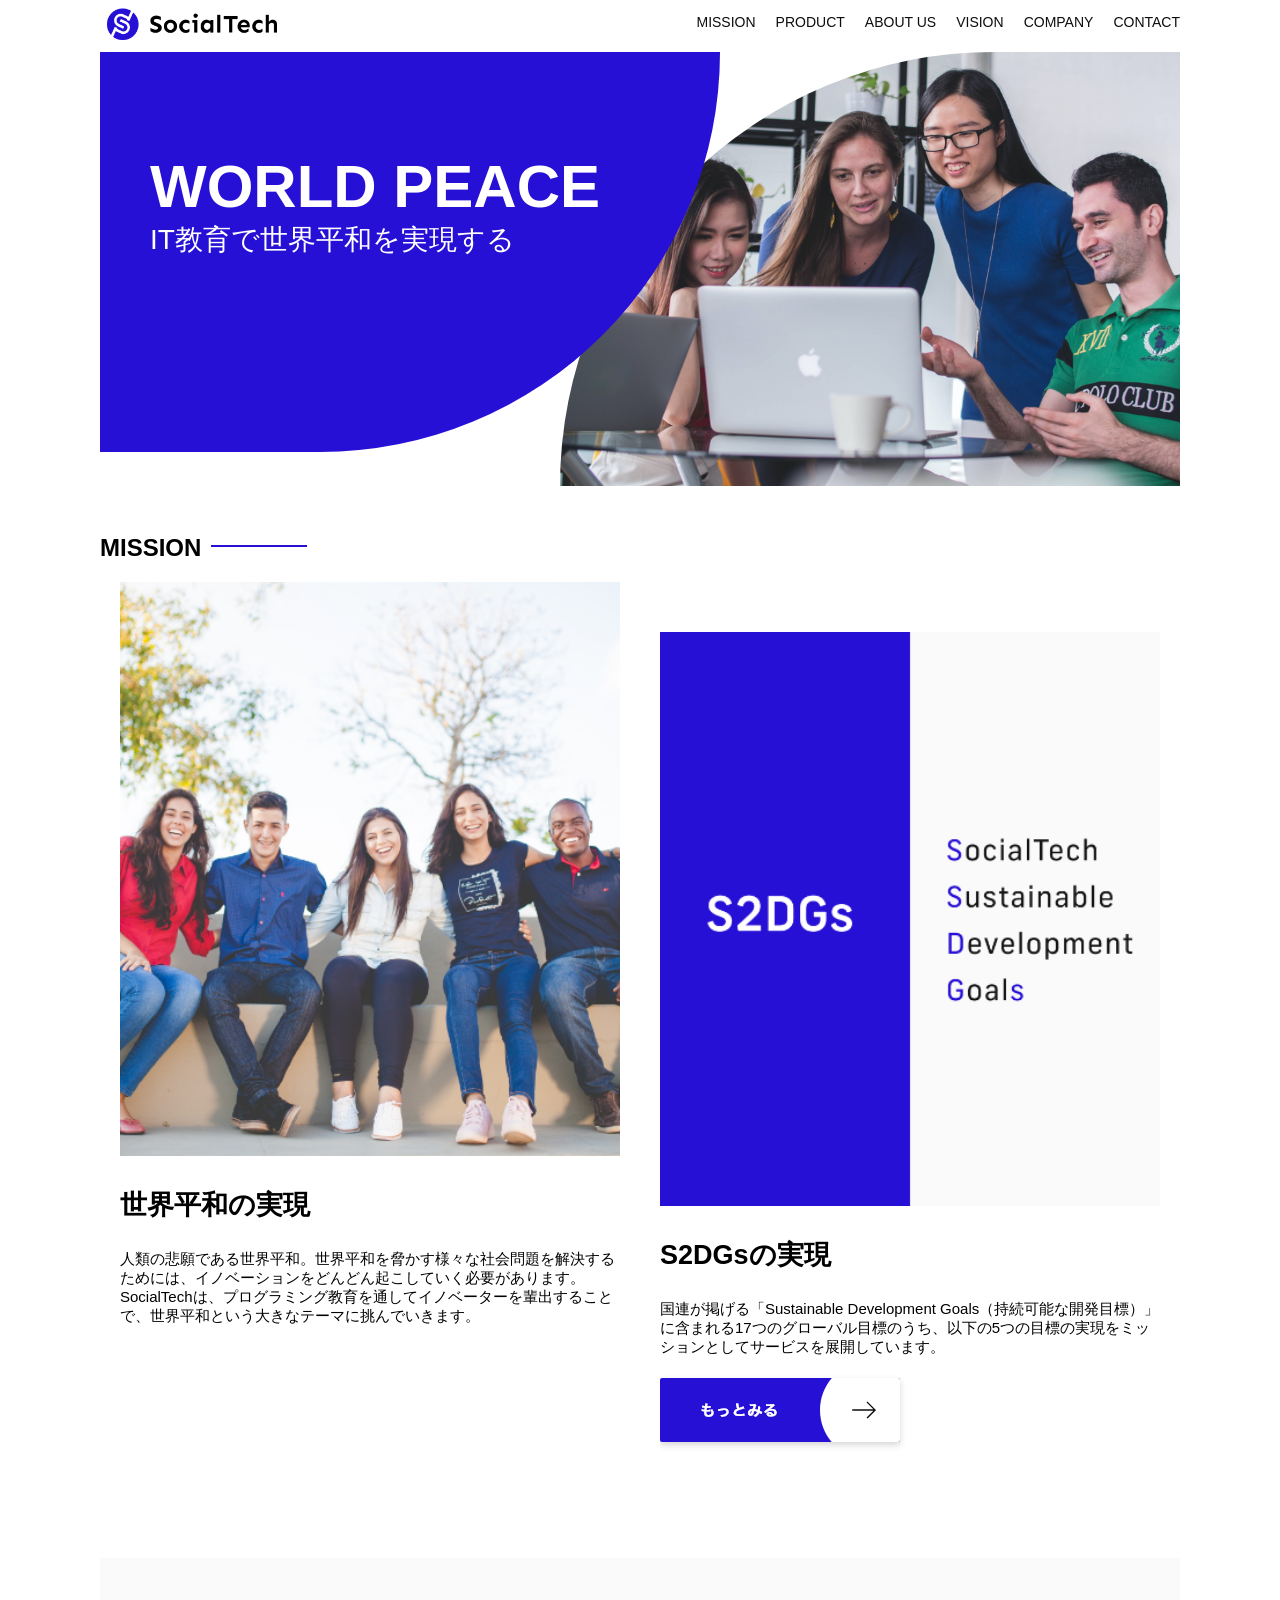
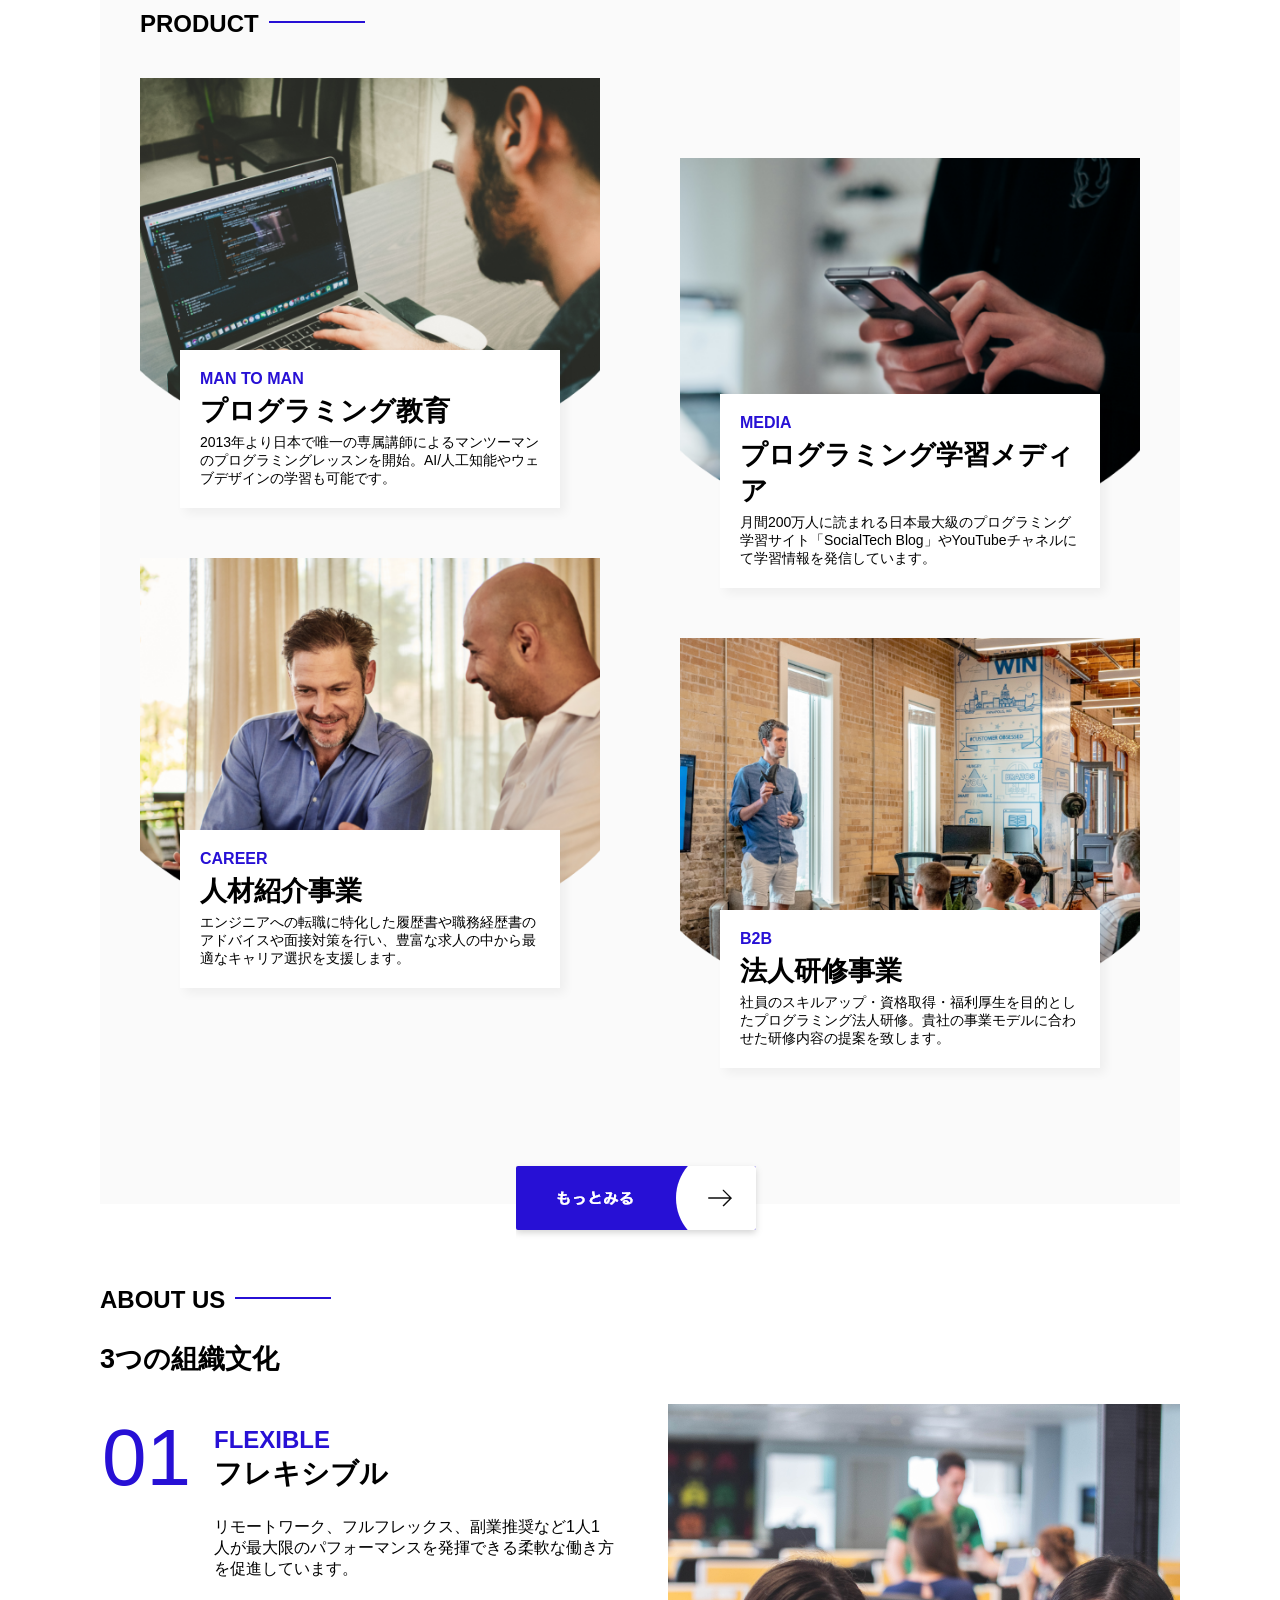
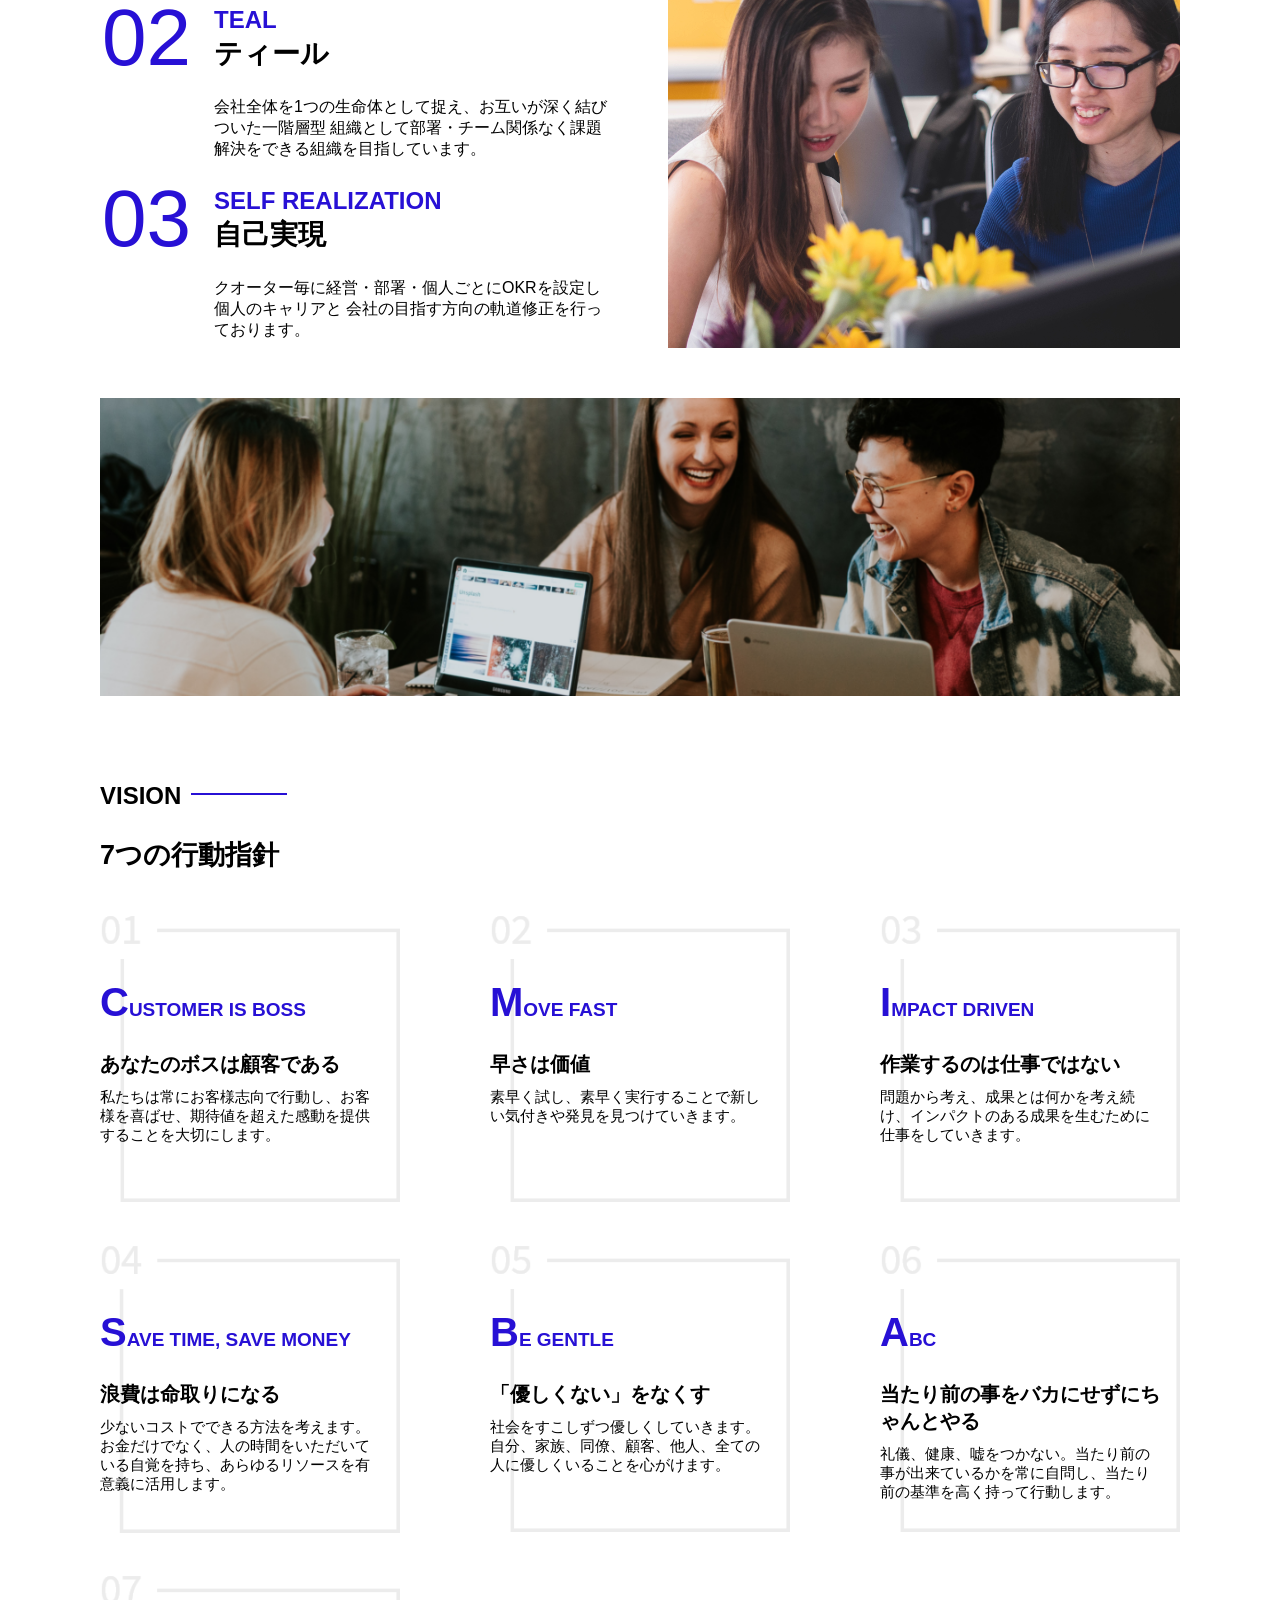
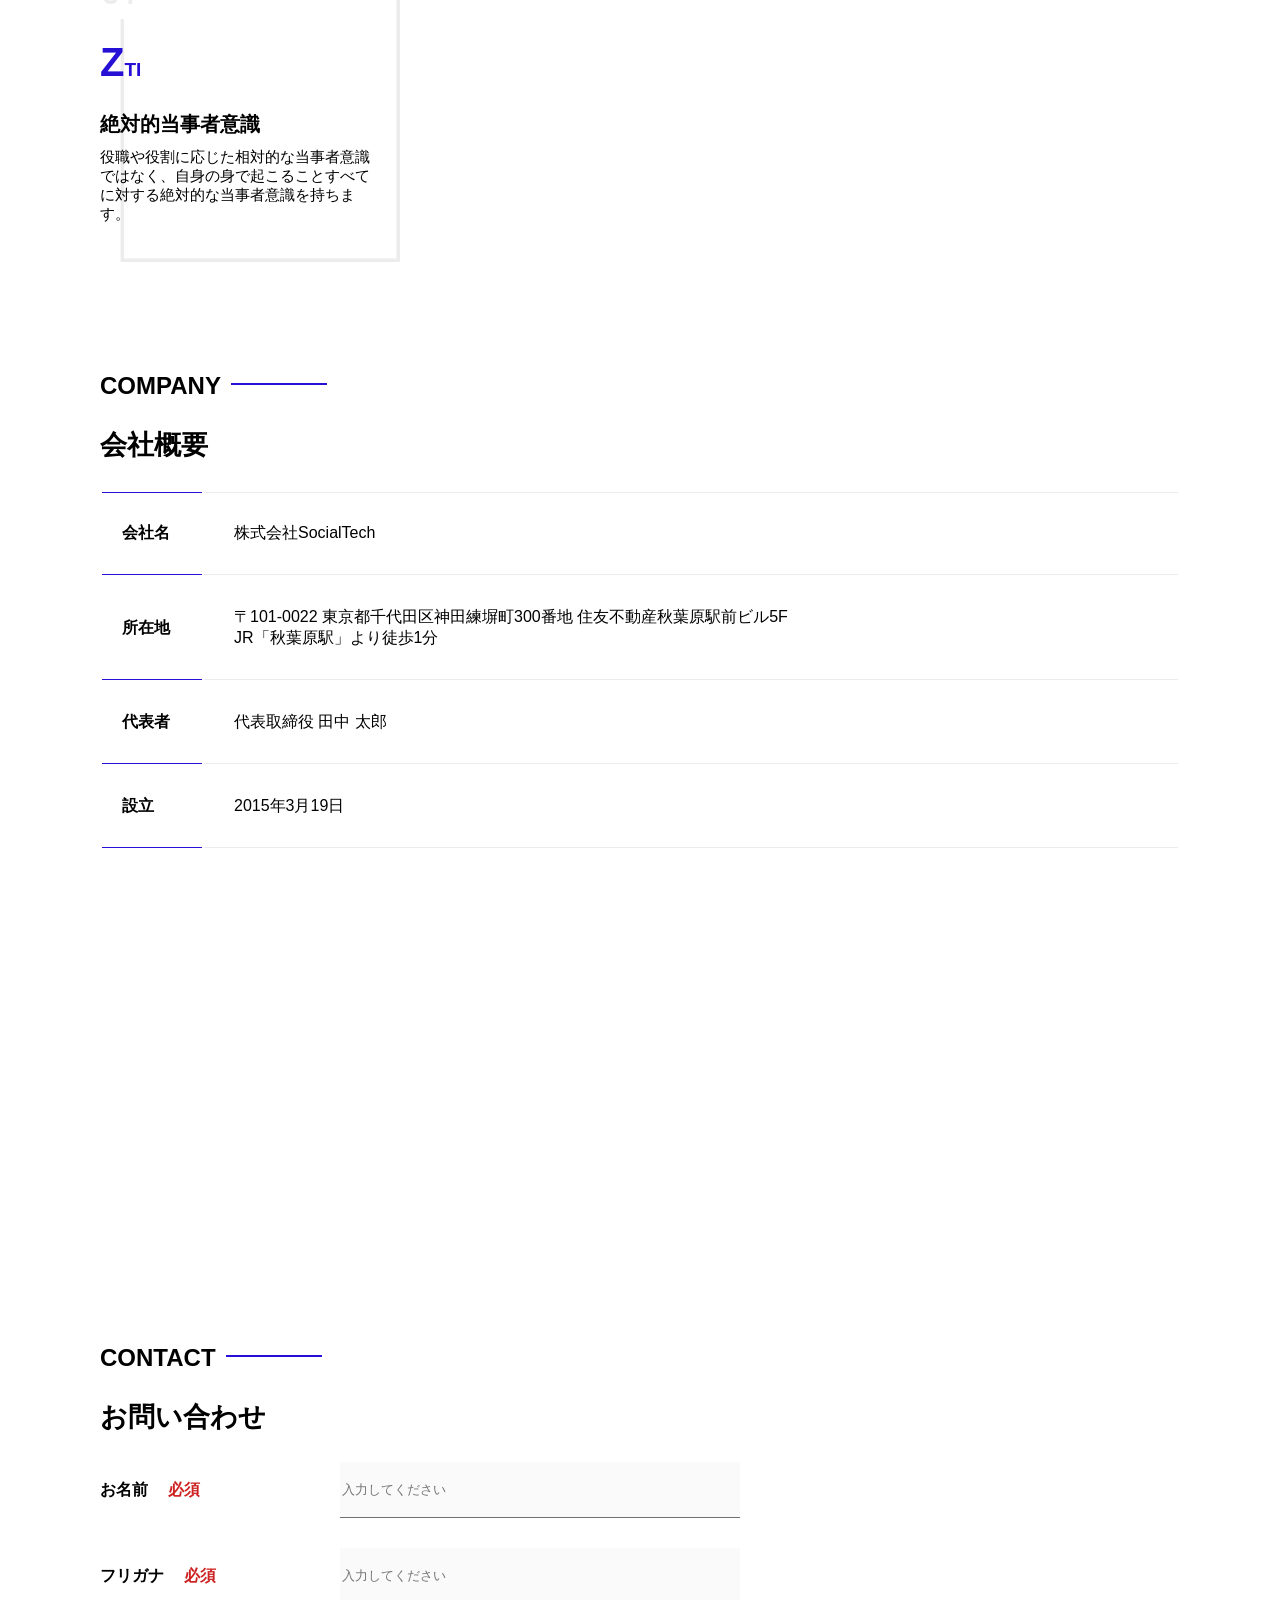
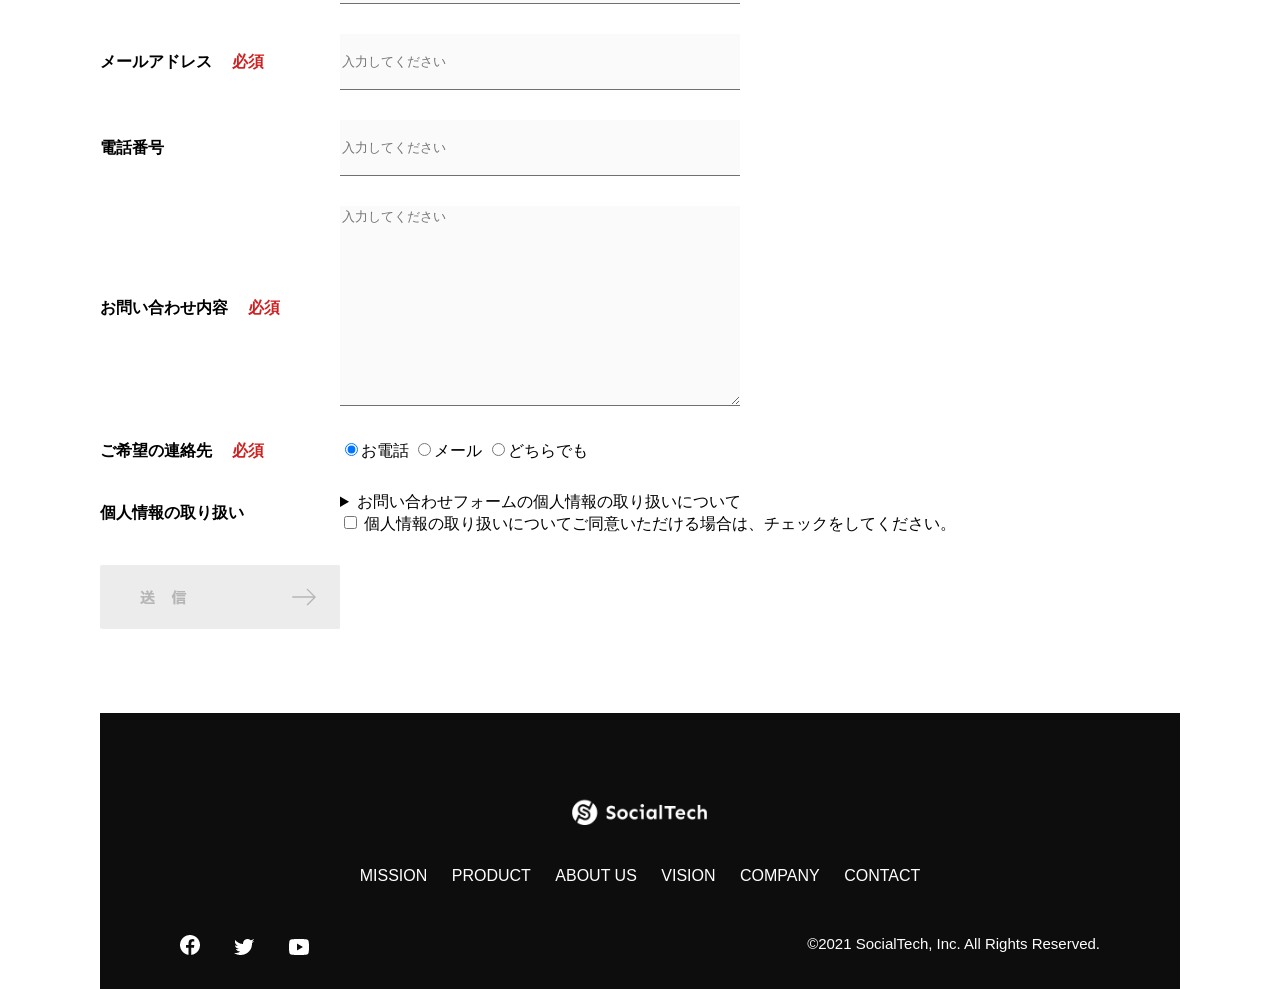
<file: index.html>
<!DOCTYPE html>
<html lang="jp">
<head>
  <title>SocialTech</title>
  <meta charset="UTF-8">
  <meta name="description" content="SocialTechはEdTech業界のリーディングカンパニーを目指します。">
  <meta name="viewport" content="width=device-width, initial-scale=1.0">
  <meta name="twitter:card" content="summary"> <!-- Twitterカードの種類 -->
  <meta name="twitter:site" content=""> <!-- Twitterのユーザー名 -->
  <meta property="og:url" content="https://tshtsuneyoshi.github.io/local_socialtech/index.html"> <!-- ページのURL -->
  <meta property="og:title" content="SocialTech"> <!-- ページのタイトル -->
  <meta property="og:description" content="SocialTechはEdTech業界のリーディングカンパニーを目指します。"> <!-- ページの説明文 -->
  <meta property="og:image" content="images/logo.png"> <!-- 画像のURL -->
  <link rel="stylesheet" href="style.css">
</head>
<body>
  <!-- ヘッダー -->
  <header>
    <!-- ロゴ -->
    <a href="index.html" id="logo">
      <img src="images/logo.png" alt="トップページに戻る">
    </a>
    <!-- PC用ナビゲーション-->
    <nav id="nav-pc">
      <ul>
        <li><a href="mission.html">MISSION</a></li>
        <li><a href="product.html">PRODUCT</a></li>
        <li><a href="index.html#aboutus">ABOUT US</a></li>
        <li><a href="index.html#vision">VISION</a></li>
        <li><a href="index.html#company">COMPANY</a></li>
        <li><a href="index.html#contact">CONTACT</a></li>
      </ul>
    </nav>
    <!-- スマホ用メニューボタン -->
    <button id="menu-sp" onclick="document.getElementById('nav-sp').style.display = 'block'">
      <img src="images/button-menu.png" alt="ナビゲーションを開く">
    </button>
    <!-- スマホ用ナビゲーション -->
    <div id="nav-sp">
      <button id="close" onclick="document.getElementById('nav-sp').style.display = 'none'">
        <img src="images/button-close.png" alt="ナビゲーションを閉じる">
      </button>
      <nav>
        <ul>
          <li>
            <a id="logo-sp" href="index.html" onclick="document.getElementById('nav-sp').style.display = 'none'"><img src="images/logo-sp.png" alt="トップページに戻る"></a>
          </li>
          <li><a class="menu" href="mission.html" onclick="document.getElementById('nav-sp').style.display = 'none'">MISSION</a></li>
          <li><a class="menu" href="product.html" onclick="document.getElementById('nav-sp').style.display = 'none'">PRODUCT</a></li>
          <li><a class="menu" href="index.html#aboutus" onclick="document.getElementById('nav-sp').style.display = 'none'">ABOUT US</a></li>
          <li><a class="menu" href="index.html#vision" onclick="document.getElementById('nav-sp').style.display = 'none'">VISION</a></li>
          <li><a class="menu" href="index.html#company" onclick="document.getElementById('nav-sp').style.display = 'none'">COMPANY</a></li>
          <li><a class="menu" href="index.html#contact" onclick="document.getElementById('nav-sp').style.display = 'none'">CONTACT</a></li>
        </ul>
      </nav>
      <div id="sns">
        <a href="https://www.facebook.com/sejuku2013">
          <img src="images/button-facebook.png" alt="Facebookのリンク">
        </a>
        <a href="https://twitter.com/samuraijuku">
          <img src="images/button-twitter.png" alt="Twitterのリンク">
        </a>
        <a href="https://www.youtube.com/channel/UCCFOQO5aDK0xXam4cUQXT8g">
          <img src="images/button-youtube.png" alt="YouTubeのリンク">
        </a>
      </div>
    </div>
  </header>
  <main>
    <article>
      <!-- メインビジュアル -->
      <section id="main-visual">
        <div id="main-message">
          <h1>WORLD PEACE</h1>
          <p>IT教育で世界平和を実現する</p>
        </div>
        <img src="images/index/index-main.png" alt="PCの周りに集まる多国籍の仲間たち">
      </section>
      <!-- ミッション -->
      <section id="mission">
        <h2 class="index-h2">MISSION</h2>
        <div id="mission-flex">
          <div>
            <img id="mission-photo" src="images/index/index-mission.png" alt="屋外のベンチで写真を撮影する多国籍の仲間たち">
            <h3>世界平和の実現</h3>
            <p>
              人類の悲願である世界平和。世界平和を脅かす様々な社会問題を解決するためには、イノベーションをどんどん起こしていく必要があります。SocialTechは、プログラミング教育を通してイノベーターを輩出することで、世界平和という大きなテーマに挑んでいきます。
            </p>
          </div>
          <div>
            <img id="s2dgs" src="images/index/s2dgs.png" alt="S2DGs">
            <h3>S2DGsの実現</h3>
            <p>国連が掲げる「Sustainable Development Goals（持続可能な開発目標）」に含まれる17つのグローバル目標のうち、以下の5つの目標の実現をミッションとしてサービスを展開しています。</p>
            <a href="mission.html">
              <img src="images/button-more.png" alt="もっとみる">
            </a>
          </div>
        </div>
      </section>
      <!-- プロダクト -->
      <section id="product">
        <h2 class="index-h2">PRODUCT</h2>
        <div class="product-flex">
          <div id="product-left">
            <div>
              <img class="product-photo" src="images/index/index-mantoman.png" alt="PCでコードを書く男性">
              <div class="product-explain">
                <span>MAN TO MAN</span>
                <h3>プログラミング教育</h3>
                <p>2013年より日本で唯一の専属講師によるマンツーマンのプログラミングレッスンを開始。AI/人工知能やウェブデザインの学習も可能です。</p>
              </div>
            </div>
            <div>
              <img class="product-photo" src="images/index/index-career.png" alt="笑顔で話し合う2人の男性">
              <div class="product-explain">
                <span>CAREER</span>
                <h3>人材紹介事業</h3>
                <p>エンジニアへの転職に特化した履歴書や職務経歴書のアドバイスや面接対策を行い、豊富な求人の中から最適なキャリア選択を支援します。</p>
              </div>
            </div>
          </div>
          <div id="product-right">
            <div>
              <img class="product-photo" src="images/index/index-media.png" alt="スマートフォンを操作する人">
              <div class="product-explain">
                <span>MEDIA</span>
                <h3>プログラミング学習メディア</h3>
                <p>月間200万人に読まれる日本最大級のプログラミング学習サイト「SocialTech Blog」やYouTubeチャネルにて学習情報を発信しています。</p>
              </div>
            </div>
            <div>
              <img class="product-photo" src="images/index/index-b2b.png" alt="講演中の男性とそれを聴く人々">
              <div class="product-explain">
                <span>B2B</span>
                <h3>法人研修事業</h3>
                <p>社員のスキルアップ・資格取得・福利厚生を目的としたプログラミング法人研修。貴社の事業モデルに合わせた研修内容の提案を致します。</p>
              </div>
            </div>
          </div>
        </div>
        <div id="product-more">
          <a href="product.html">
            <img src="images/button-more.png" alt="もっとみる">
          </a>
        </div>
      </section>
      <!-- ABOUT US -->
      <section id="aboutus">
        <h2 class="index-h2">ABOUT US</h2>
        <h3>3つの組織文化</h3>
        <div>
          <table class="culture-table">
            <tr>
              <td class="culture-num">01</td>
              <th><span class="culture-en">FLEXIBLE</span><br>フレキシブル</th>
            </tr>
            <tr>
              <td>
                <!-- 空のセル -->
              </td>
              <td class="culture-description">リモートワーク、フルフレックス、副業推奨など1人1人が最大限のパフォーマンスを発揮できる柔軟な働き方を促進しています。</td>
            </tr>
            <tr>
              <td class="culture-num">02</td>
              <th><span class="culture-en">TEAL</span><br>ティール</th>
            </tr>
            <tr>
              <td>
                <!-- 空のセル -->
              </td>
              <td class="culture-description">会社全体を1つの生命体として捉え、お互いが深く結びついた一階層型 組織として部署・チーム関係なく課題解決をできる組織を目指しています。</td>
            </tr>
            <tr>
              <td class="culture-num">03</td>
              <th><span class="culture-en">SELF REALIZATION</span><br>自己実現</th>
            </tr>
            <tr>
              <td>
                <!-- 空のセル -->
              </td>
              <td class="culture-description">クオーター毎に経営・部署・個人ごとにOKRを設定し個人のキャリアと 会社の目指す方向の軌道修正を行っております。</td>
            </tr>
          </table>
          <img class="culture-img" src="images/index/index-aboutus1.png" alt="笑顔で話し合う2人の女性">
        </div>
        <img class="culture-img2" src="images/index/index-aboutus2.png" alt="笑顔で話し合う3人の男女">
      </section>
      <!-- VISION -->
      <section id="vision">
        <h2 class="index-h2">VISION</h2>
        <h3>7つの行動指針</h3>
        <div>
          <div class="vision-box">
            <img src="images/index/vision-01.png" alt="01">
            <div>
              <h4>CUSTOMER IS BOSS</h4>
              <h5>あなたのボスは顧客である</h5>
              <p>私たちは常にお客様志向で行動し、お客様を喜ばせ、期待値を超えた感動を提供することを大切にします。</p>
            </div>
          </div>
          <div class="vision-box">
            <img src="images/index/vision-02.png" alt="02">
            <div>
              <h4>MOVE FAST</h4>
              <h5>早さは価値</h5>
              <p>素早く試し、素早く実行することで新しい気付きや発見を見つけていきます。</p>
            </div>
          </div>
          <div class="vision-box">
            <img src="images/index/vision-03.png" alt="03">
            <div>
              <h4>IMPACT DRIVEN</h4>
              <h5>作業するのは仕事ではない</h5>
              <p>問題から考え、成果とは何かを考え続け、インパクトのある成果を生むために仕事をしていきます。</p>
            </div>
          </div>
          <div class="vision-box">
            <img src="images/index/vision-04.png" alt="04">
            <div>
              <h4>SAVE TIME, SAVE MONEY</h4>
              <h5>浪費は命取りになる</h5>
              <p>少ないコストでできる方法を考えます。お金だけでなく、人の時間をいただいている自覚を持ち、あらゆるリソースを有意義に活用します。</p>
            </div>
          </div>
          <div class="vision-box">
            <img src="images/index/vision-05.png" alt="05">
            <div>
              <h4>BE GENTLE</h4>
              <h5>「優しくない」をなくす</h5>
              <p>社会をすこしずつ優しくしていきます。自分、家族、同僚、顧客、他人、全ての人に優しくいることを心がけます。</p>
            </div>
          </div>
          <div class="vision-box">
            <img src="images/index/vision-06.png" alt="06">
            <div>
              <h4>ABC</h4>
              <h5>当たり前の事をバカにせずにちゃんとやる</h5>
              <p>礼儀、健康、嘘をつかない。当たり前の事が出来ているかを常に自問し、当たり前の基準を高く持って行動します。</p>
            </div>
          </div>
          <div class="vision-box">
            <img src="images/index/vision-07.png" alt="07">
            <div>
              <h4>ZTI</h4>
              <h5>絶対的当事者意識</h5>
              <p>役職や役割に応じた相対的な当事者意識ではなく、自身の身で起こることすべてに対する絶対的な当事者意識を持ちます。</p>
            </div>
          </div>
        </div>
      </section>
      <!-- COMPANY  -->
      <section id="company">
        <h2 class="index-h2">COMPANY</h2>
        <h3>会社概要</h3>
        <table id="company-table">
          <tr>
            <th class="tableheader tableheader-first">会社名</th>
            <td class="cell cell-first">株式会社SocialTech</td>
          </tr>
          <tr>
            <th class="tableheader">所在地</th>
            <td class="cell">〒101-0022 東京都千代田区神田練塀町300番地 住友不動産秋葉原駅前ビル5F<br>JR「秋葉原駅」より徒歩1分</td>
          </tr>
          <tr>
            <th class="tableheader">代表者</th>
            <td class="cell">代表取締役 田中 太郎</td>
          </tr>
          <tr>
            <th class="tableheader">設立</th>
            <td class="cell">2015年3月19日</td>
          </tr>
        </table>
        <iframe src="https://www.google.com/maps/embed?pb=!1m18!1m12!1m3!1d3240.068855138329!2d139.77207231199972!3d35.69992317246683!2m3!1f0!2f0!3f0!3m2!1i1024!2i768!4f13.1!3m3!1m2!1s0x60188fee13660e23%3A0x77137876edf742ac!2z5L2P5Y-L5LiN5YuV55Sj56eL6JGJ5Y6f6aeF5YmN44OT44Or!5e0!3m2!1sja!2sjp!4v1778201107835!5m2!1sja!2sjp" width="600" height="450" style="border:0;" allowfullscreen="" loading="lazy" referrerpolicy="no-referrer-when-downgrade"></iframe>
      </section>
      <!-- お問い合わせフォーム -->
      <section id="contact">
        <h2 class="index-h2">CONTACT</h2>
        <h3>お問い合わせ</h3>
        <form>
          <div>
            <div class="contact-heading">
              <label class="contact-label">お名前<span class="contact-span">必須</span></label>
            </div>
            <div>
              <input type="text" name="name" placeholder="入力してください" class="contact-textbox">
            </div>
          </div>
          <div>
            <div class="contact-heading">
              <label class="contact-label">フリガナ<span class="contact-span">必須</span></label>
            </div>
            <div>
              <input type="text" name="hurigana" placeholder="入力してください" class="contact-textbox">
            </div>
          </div>
          <div>
            <div class="contact-heading">
              <label class="contact-label">メールアドレス<span class="contact-span">必須</span></label>
            </div>
            <div>
              <input type="text" name="email" placeholder="入力してください" class="contact-textbox">
            </div>
          </div>
          <div>
            <div class="contact-heading">
              <label class="contact-label">電話番号</label>
            </div>
            <div>
              <input type="text" name="tel" placeholder="入力してください" class="contact-textbox">
            </div>
          </div>
          <div>
            <div class="contact-heading">
              <label class="contact-label">お問い合わせ内容<span class="contact-span">必須</span></label>
            </div>
            <div>
              <textarea class="contact-textarea" placeholder="入力してください" name="message"></textarea>
            </div>
          </div>
          <div>
            <div class="contact-heading">
              <label class="contact-label">ご希望の連絡先<span class="contact-span">必須</span></label>
            </div>
            <div>
              <input class="radiobutton" type="radio" value="tel" name="contact" checked><label>お電話</label>
              <input class="radiobutton" type="radio" value="mail" name="contact"><label>メール</label>
              <input class="radiobutton" type="radio" value="both" name="contact"><label>どちらでも</label>
            </div>
          </div>

          <div>
            <div class="contact-heading">
              <label class="contact-label">個人情報の取り扱い</label>
            </div>
            <div>
              <details>
                <summary>お問い合わせフォームの個人情報の取り扱いについて</summary>
                <div>
                  <dl>
                    <dt>１．組織の名称又は氏名</dt>
                    <dd>株式会社SocialTech</dd>
                    <dt>２．個人情報保護管理者（若しくはその代理人）の氏名又は職名、所属及び連絡先</dt>
                    <dd>
                      <p>鈴木 一郎 コーポレート部</p>
                      <p>メールアドレス：samurai@example.com</p>
                      <p>TEL：03-1234-5678</p>
                    </dd>
                    <dt>３．個人情報の利用目的</dt>
                    <dd>
                      <ul>
                        <li>本サービス及び本サービスに関連する情報の提供又はそれらに関する連絡のため</li>
                        <li>ユーザーの本人確認のため</li>
                        <li>当社サービスのご案内のため</li>
                        <li>当社の商品等の広告または宣伝（電子メールによるものを含むものとします。）</li>
                      </ul>
                    </dd>
                    <dt>４．個人情報の取り扱い業務の委託</dt>
                    <dd>個人情報の取扱業務の全部または一部を外部に業務委託する場合があります。その際、弊社は、個人情報を適切に保護できる管理体制を敷き実行していることを条件として委託先を厳選したうえで、機密保持契約を委託先と締結し、お客様の個人情報を厳密に管理させます。</dd>
                    <dt>５．個人情報の開示等の請求</dt>
                    <dd>
                      お客様は、弊社に対してご自身の個人情報の開示等（利用目的の通知、開示、内容の訂正・追加・削除、利用の停止または消去、第三者への提供の停止）に関して、当社問合わせ窓口に申し出ることができます。<br>
                      その際、弊社はお客様ご本人を確認させていただいたうえで、合理的な期間内に対応いたします。<br>
                      なお、個人情報に関する弊社問合わせ先は、次の通りです。
                    </dd>
                    <dd>
                      <p>株式会社SocialTech　個人情報問合せ窓口</p>
                      <p>〒150-0043　東京都千代田区神田練塀町300番地 住友不動産秋葉原駅前ビル5F</p>
                      <p>メールアドレス：samurai@example.com　TEL：03-1234-5678</p>
                    </dd>
                    <dt>６．個人情報を提供されることの任意性について</dt>
                    <dd>お客様がご自身の個人情報を弊社に提供されるか否かは、お客様のご判断によりますが、もしご提供されない場合には、適切なサービスが提供できない場合がありますので予めご了承ください。</dd>
                  </dl>
                </div>
              </details>
              <input type="checkbox" name="agree">
              <span>個人情報の取り扱いについてご同意いただける場合は、チェックをしてください。</span>
            </div>
          </div>
          <input type="image" src="images/button-submit.png" alt="送信する">
        </form>
      </section>
    </article>
  </main>
  <footer>
    <div id="footer-logo">
      <img src="images/logo-sp.png" alt="SocialTech">
    </div>
    <div id="footer-link">
      <a href="mission.html">MISSION</a>
      <a href="product.html">PRODUCT</a>
      <a href="index.html#aboutus">ABOUT US</a>
      <a href="index.html#vision">VISION</a>
      <a href="index.html#company">COMPANY</a>
      <a href="index.html#contact">CONTACT</a>
    </div>
    <div id="sns-footer">
      <div class="sns-btns">
        <a href="https://www.facebook.com/sejuku2013"><img src="images/button-facebook.png" alt="Facebookのリンク"></a>
        <a href="https://twitter.com/samuraijuku"><img src="images/button-twitter.png" alt="Twitterのリンク"></a>
        <a href="https://www.youtube.com/channel/UCCFOQO5aDK0xXam4cUQXT8g"><img src="images/button-youtube.png" alt="YouTubeのリンク"></a>
      </div>
      <p id="copyright">&copy;2021 SocialTech, Inc. All Rights Reserved.</p>
    </div>
  </footer>
</body>
</html>
</file>
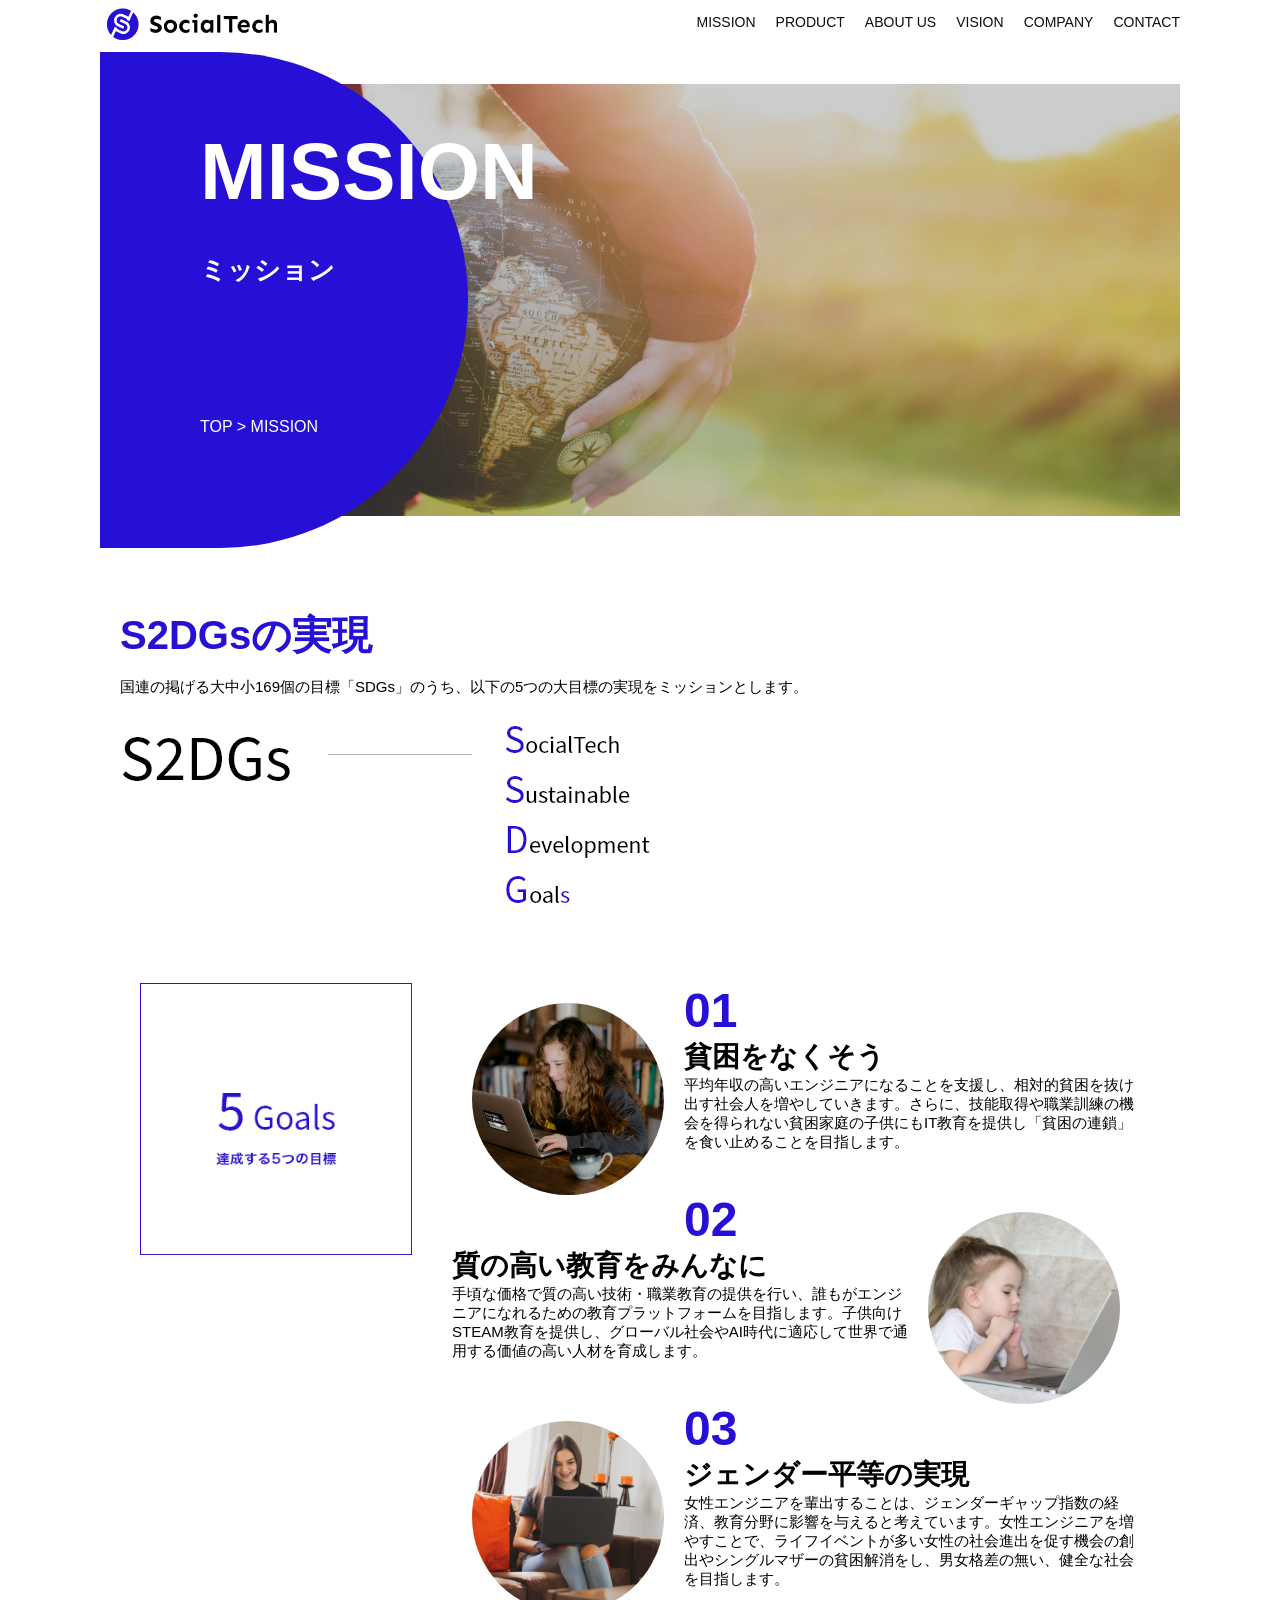
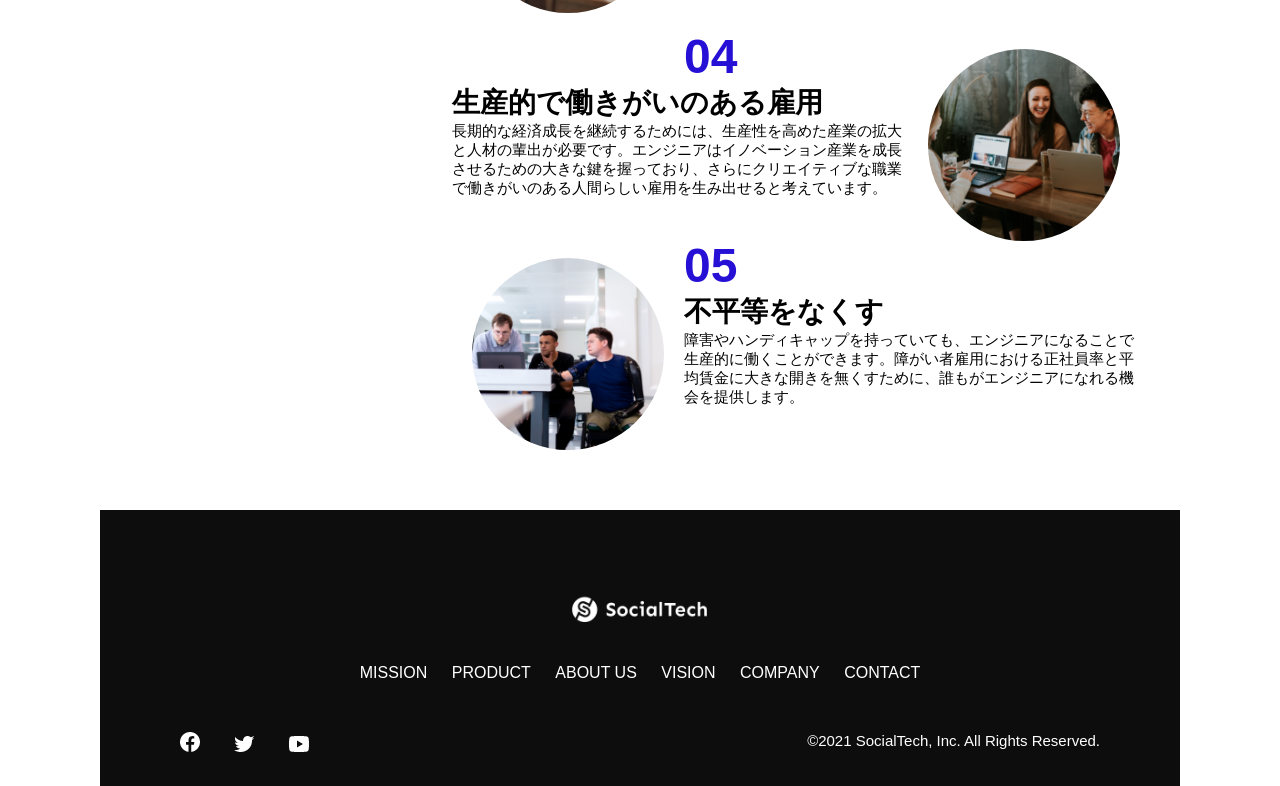
<file: mission.html>
<!DOCTYPE html>
<html lang="jp">
<head>
  <title>SocialTech - MISSION ミッション -</title>
  <meta charset="UTF-8">
  <meta name="description" content="SocialTechが目指す5つの目標（S2DGs）を紹介します">
  <meta name="viewport" content="width=device-width, initial-scale=1.0">
  <link rel="stylesheet" href="style.css">
</head>
<body>
  <!-- ヘッダー -->
  <header>
    <!-- ロゴ -->
    <a href="index.html" id="logo">
      <img src="images/logo.png" alt="トップページに戻る">
    </a>
    <!-- PC用ナビゲーション-->
    <nav id="nav-pc">
      <ul>
        <li><a href="mission.html">MISSION</a></li>
        <li><a href="product.html">PRODUCT</a></li>
        <li><a href="index.html#aboutus">ABOUT US</a></li>
        <li><a href="index.html#vision">VISION</a></li>
        <li><a href="index.html#company">COMPANY</a></li>
        <li><a href="index.html#contact">CONTACT</a></li>
      </ul>
    </nav>
    <!-- スマホ用メニューボタン -->
    <button id="menu-sp" onclick="document.getElementById('nav-sp').style.display = 'block'">
      <img src="images/button-menu.png" alt="ナビゲーションを開く">
    </button>
    <!-- スマホ用ナビゲーション -->
    <div id="nav-sp">
      <button id="close" onclick="document.getElementById('nav-sp').style.display = 'none'">
        <img src="images/button-close.png" alt="ナビゲーションを閉じる">
      </button>
      <nav>
        <ul>
          <li>
            <a id="logo-sp" href="index.html" onclick="document.getElementById('nav-sp').style.display = 'none'"><img src="images/logo-sp.png" alt="トップページに戻る"></a>
          </li>
          <li><a class="menu" href="mission.html" onclick="document.getElementById('nav-sp').style.display = 'none'">MISSION</a></li>
          <li><a class="menu" href="product.html" onclick="document.getElementById('nav-sp').style.display = 'none'">PRODUCT</a></li>
          <li><a class="menu" href="index.html#aboutus" onclick="document.getElementById('nav-sp').style.display = 'none'">ABOUT US</a></li>
          <li><a class="menu" href="index.html#vision" onclick="document.getElementById('nav-sp').style.display = 'none'">VISION</a></li>
          <li><a class="menu" href="index.html#company" onclick="document.getElementById('nav-sp').style.display = 'none'">COMPANY</a></li>
          <li><a class="menu" href="index.html#contact" onclick="document.getElementById('nav-sp').style.display = 'none'">CONTACT</a></li>
        </ul>
      </nav>
      <div id="sns">
        <a href="https://www.facebook.com/sejuku2013">
          <img src="images/button-facebook.png" alt="Facebookのリンク">
        </a>
        <a href="https://twitter.com/samuraijuku">
          <img src="images/button-twitter.png" alt="Twitterのリンク">
        </a>
        <a href="https://www.youtube.com/channel/UCCFOQO5aDK0xXam4cUQXT8g">
          <img src="images/button-youtube.png" alt="YouTubeのリンク">
        </a>
      </div>
    </div>
  </header>
  <main>
    <article>
      <section id="mission-main">
        <div class="mission-main-inner">
          <div id="mission-title">
            <h1>MISSION<br><span>ミッション</span></h1>
            <p>TOP > MISSION</p>  <!-- TOPにはトップページのリンクを貼りたい -->
          </div>
        </div>
      </section>
      <section id="mission-s2dgs">
        <h2 class="mission-h2">S2DGsの実現</h2>
        <p>国連の掲げる大中小169個の目標「SDGs」のうち、以下の5つの大目標の実現をミッションとします。</p>
        <img src="images/mission/mission-s2dgs.png" alt="S2DGs">
      </section>
      <section id="mission-five-goals">
        <div class="five-goals-image">
          <img src="images/mission/mission-5goals.png" alt="5Goals">
        </div>
        <div class="five-goals-read">
          <div>
            <img class="fivegoals-image-left" src="images/mission/mission-5goals01.png" alt="PCを操作する女の子">
            <span class="fivegoals-number">01</span>
            <h3 class="fivegoals-h3">貧困をなくそう</h3>
            <p class="fivegoals-p">平均年収の高いエンジニアになることを支援し、相対的貧困を抜け出す社会人を増やしていきます。さらに、技能取得や職業訓練の機会を得られない貧困家庭の子供にもIT教育を提供し「貧困の連鎖」を食い止めることを目指します。</p>
          </div>
          <div>
            <img class="fivegoals-image-right" src="images/mission/mission-5goals02.png" alt="PCを見つめる小さい女の子">
            <span class="fivegoals-number">02</span>
            <h3 class="fivegoals-h3">質の高い教育をみんなに</h3>
            <p class="fivegoals-p">手頃な価格で質の高い技術・職業教育の提供を行い、誰もがエンジニアになれるための教育プラットフォームを目指します。子供向けSTEAM教育を提供し、グローバル社会やAI時代に適応して世界で通用する価値の高い人材を育成します。</p>
          </div>
          <div>
            <img class="fivegoals-image-left" src="images/mission/mission-5goals03.png" alt="PCを操作する女性">
            <span class="fivegoals-number">03</span>
            <h3 class="fivegoals-h3">ジェンダー平等の実現</h3>
            <p class="fivegoals-p">女性エンジニアを輩出することは、ジェンダーギャップ指数の経済、教育分野に影響を与えると考えています。女性エンジニアを増やすことで、ライフイベントが多い女性の社会進出を促す機会の創出やシングルマザーの貧困解消をし、男女格差の無い、健全な社会を目指します。</p>
          </div>
          <div>
            <img class="fivegoals-image-right" src="images/mission/mission-5goals04.png" alt="笑顔で話し合う3人の男女">
            <span class="fivegoals-number">04</span>
            <h3 class="fivegoals-h3">生産的で働きがいのある雇用</h3>
            <p class="fivegoals-p">長期的な経済成長を継続するためには、生産性を高めた産業の拡大と人材の輩出が必要です。エンジニアはイノベーション産業を成長させるための大きな鍵を握っており、さらにクリエイティブな職業で働きがいのある人間らしい雇用を生み出せると考えています。</p>
          </div>
          <div>
            <img class="fivegoals-image-left" src="images/mission/mission-5goals05.png" alt="障害を持つ男性が生き生きと働く様子">
            <span class="fivegoals-number">05</span>
            <h3 class="fivegoals-h3">不平等をなくす</h3>
            <p class="fivegoals-p">障害やハンディキャップを持っていても、エンジニアになることで生産的に働くことができます。障がい者雇用における正社員率と平均賃金に大きな開きを無くすために、誰もがエンジニアになれる機会を提供します。</p>
          </div>
        </div>
      </section>
    </article>
  </main>
  <footer>
    <div id="footer-logo">
      <img src="images/logo-sp.png" alt="SocialTech">
    </div>
    <div id="footer-link">
      <a href="mission.html">MISSION</a>
      <a href="product.html">PRODUCT</a>
      <a href="index.html#aboutus">ABOUT US</a>
      <a href="index.html#vision">VISION</a>
      <a href="index.html#company">COMPANY</a>
      <a href="index.html#contact">CONTACT</a>
    </div>
    <div id="sns-footer">
      <div class="sns-btns">
        <a href="https://www.facebook.com/sejuku2013"><img src="images/button-facebook.png" alt="Facebookのリンク"></a>
        <a href="https://twitter.com/samuraijuku"><img src="images/button-twitter.png" alt="Twitterのリンク"></a>
        <a href="https://www.youtube.com/channel/UCCFOQO5aDK0xXam4cUQXT8g"><img src="images/button-youtube.png" alt="YouTubeのリンク"></a>
      </div>
      <p id="copyright">&copy;2021 SocialTech, Inc. All Rights Reserved.</p>
    </div>
  </footer>
</body>
</html>
</file>
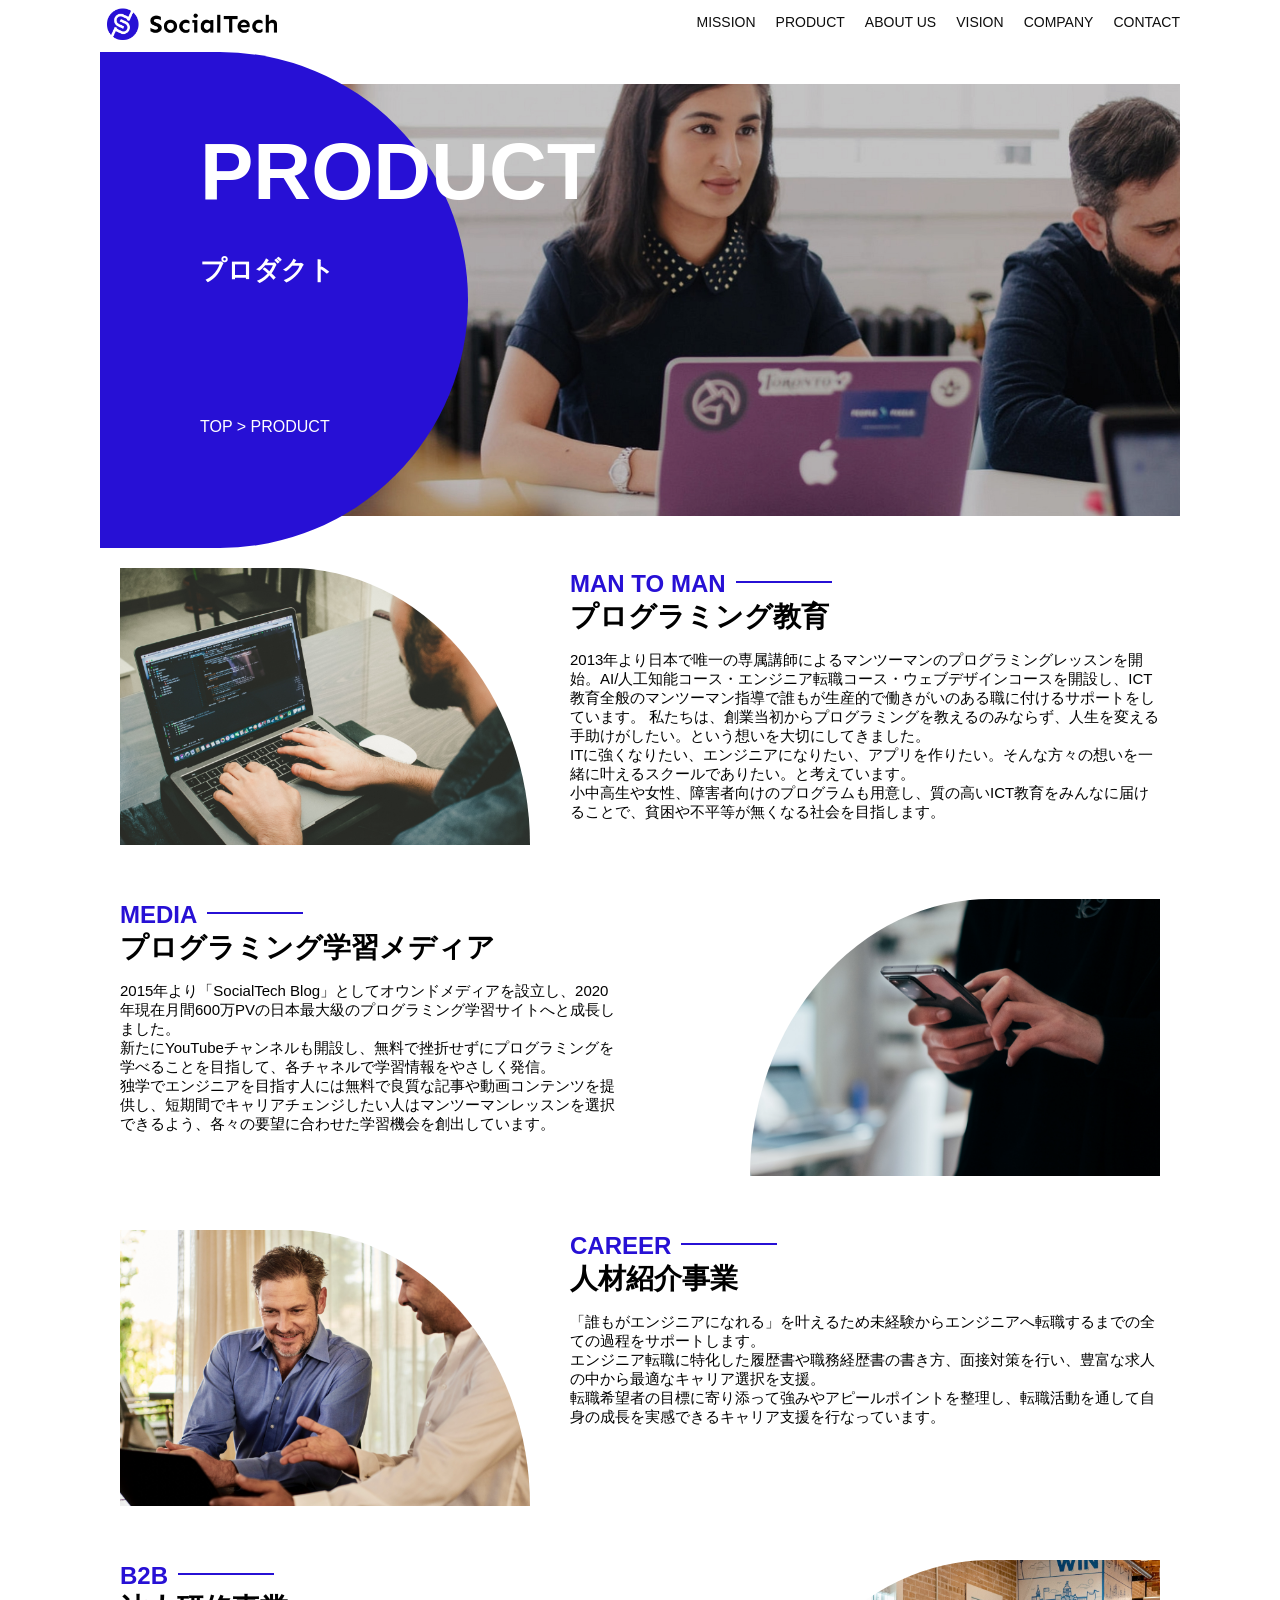
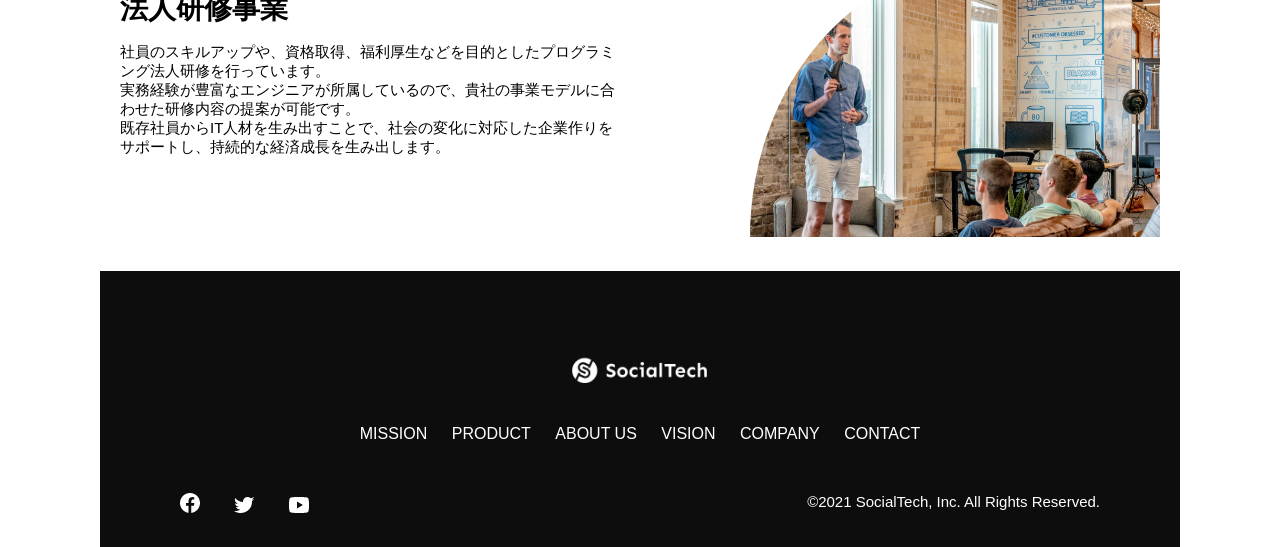
<file: product.html>
<!DOCTYPE html>
<html lang="jp">
<head>
  <title>SocialTech -PRODUCT プロダクト-</title>
  <meta charset="UTF-8">
  <meta name="description" content="SocialTechの4つのプロダクトを紹介します">
  <meta name="viewport" content="width=device-width, initial-scale=1.0">
  <link rel="stylesheet" href="style.css">
</head>
<body>
  <!-- ヘッダー -->
  <header>
    <!-- ロゴ -->
    <a href="index.html" id="logo">
      <img src="images/logo.png" alt="トップページに戻る">
    </a>
    <!-- PC用ナビゲーション-->
    <nav id="nav-pc">
      <ul>
        <li><a href="mission.html">MISSION</a></li>
        <li><a href="product.html">PRODUCT</a></li>
        <li><a href="index.html#aboutus">ABOUT US</a></li>
        <li><a href="index.html#vision">VISION</a></li>
        <li><a href="index.html#company">COMPANY</a></li>
        <li><a href="index.html#contact">CONTACT</a></li>
      </ul>
    </nav>
    <!-- スマホ用メニューボタン -->
    <button id="menu-sp" onclick="document.getElementById('nav-sp').style.display = 'block'">
      <img src="images/button-menu.png" alt="ナビゲーションを開く">
    </button>
    <!-- スマホ用ナビゲーション -->
    <div id="nav-sp">
      <button id="close" onclick="document.getElementById('nav-sp').style.display = 'none'">
        <img src="images/button-close.png" alt="ナビゲーションを閉じる">
      </button>
      <nav>
        <ul>
          <li>
            <a id="logo-sp" href="index.html" onclick="document.getElementById('nav-sp').style.display = 'none'"><img src="images/logo-sp.png" alt="トップページに戻る"></a>
          </li>
          <li><a class="menu" href="mission.html" onclick="document.getElementById('nav-sp').style.display = 'none'">MISSION</a></li>
          <li><a class="menu" href="product.html" onclick="document.getElementById('nav-sp').style.display = 'none'">PRODUCT</a></li>
          <li><a class="menu" href="index.html#aboutus" onclick="document.getElementById('nav-sp').style.display = 'none'">ABOUT US</a></li>
          <li><a class="menu" href="index.html#vision" onclick="document.getElementById('nav-sp').style.display = 'none'">VISION</a></li>
          <li><a class="menu" href="index.html#company" onclick="document.getElementById('nav-sp').style.display = 'none'">COMPANY</a></li>
          <li><a class="menu" href="index.html#contact" onclick="document.getElementById('nav-sp').style.display = 'none'">CONTACT</a></li>
        </ul>
      </nav>
      <div id="sns">
        <a href="https://www.facebook.com/sejuku2013">
          <img src="images/button-facebook.png" alt="Facebookのリンク">
        </a>
        <a href="https://twitter.com/samuraijuku">
          <img src="images/button-twitter.png" alt="Twitterのリンク">
        </a>
        <a href="https://www.youtube.com/channel/UCCFOQO5aDK0xXam4cUQXT8g">
          <img src="images/button-youtube.png" alt="YouTubeのリンク">
        </a>
      </div>
    </div>
  </header>
  <main>
    <article>
      <section id="product-main">
        <div class="product-main-inner">
          <div id="product-title">
            <h1>PRODUCT<br><span>プロダクト</span></h1>
            <p>TOP > PRODUCT</p>
          </div>
        </div>
      </section>
      <section class="product-section product-section-left">
        <div class="product-section-img">
          <img src="images/product/product-mantoman.png" alt="PCでコードを書く男性">
        </div>
        <div class="product-read">
          <h2 class="product-h2">MAN TO MAN</h2>
          <h3 class="product-h3">プログラミング教育</h3>
          <p>2013年より日本で唯一の専属講師によるマンツーマンのプログラミングレッスンを開始。AI/人工知能コース・エンジニア転職コース・ウェブデザインコースを開設し、ICT教育全般のマンツーマン指導で誰もが生産的で働きがいのある職に付けるサポートをしています。 私たちは、創業当初からプログラミングを教えるのみならず、人生を変える手助けがしたい。という想いを大切にしてきました。<br>ITに強くなりたい、エンジニアになりたい、アプリを作りたい。そんな方々の想いを一緒に叶えるスクールでありたい。と考えています。<br>小中高生や女性、障害者向けのプログラムも用意し、質の高いICT教育をみんなに届けることで、貧困や不平等が無くなる社会を目指します。</p>
        </div>
      </section>
      <section class="product-section product-section-right">
        <div class="product-read">
          <h2 class="product-h2">MEDIA</h2>
          <h3 class="product-h3">プログラミング学習メディア</h3>
          <p>2015年より「SocialTech Blog」としてオウンドメディアを設立し、2020年現在月間600万PVの日本最大級のプログラミング学習サイトへと成長しました。<br>新たにYouTubeチャンネルも開設し、無料で挫折せずにプログラミングを学べることを目指して、各チャネルで学習情報をやさしく発信。<br>独学でエンジニアを目指す人には無料で良質な記事や動画コンテンツを提供し、短期間でキャリアチェンジしたい人はマンツーマンレッスンを選択できるよう、各々の要望に合わせた学習機会を創出しています。</p>
        </div>
        <div class="product-section-img">
          <img src="images/product/product-media.png" alt="スマートフォンを操作する人">
        </div>
      </section>
      <section class="product-section product-section-left">
        <div class="product-section-img">
          <img src="images/product/product-career.png" alt="笑顔で話し合う2人の男性">
        </div>
        <div class="product-read">
          <h2 class="product-h2">CAREER</h2>
          <h3 class="product-h3">人材紹介事業</h3>
          <p>「誰もがエンジニアになれる」を叶えるため未経験からエンジニアへ転職するまでの全ての過程をサポートします。<br>エンジニア転職に特化した履歴書や職務経歴書の書き方、面接対策を行い、豊富な求人の中から最適なキャリア選択を支援。<br>転職希望者の目標に寄り添って強みやアピールポイントを整理し、転職活動を通して自身の成長を実感できるキャリア支援を行なっています。</p>
        </div>
      </section>
      <section class="product-section product-section-right">
        <div class="product-read">
          <h2 class="product-h2">B2B</h2>
          <h3 class="product-h3">法人研修事業</h3>
          <p>社員のスキルアップや、資格取得、福利厚生などを目的としたプログラミング法人研修を行っています。<br>実務経験が豊富なエンジニアが所属しているので、貴社の事業モデルに合わせた研修内容の提案が可能です。<br>既存社員からIT人材を生み出すことで、社会の変化に対応した企業作りをサポートし、持続的な経済成長を生み出します。</p>
        </div>
        <div class="product-section-img">
          <img src="images/product/product-b2b.png" alt="講演中の男性とそれを聴く人々">
        </div>
      </section>
    </article>
  </main>
  <footer>
    <div id="footer-logo">
      <img src="images/logo-sp.png" alt="SocialTech">
    </div>
    <div id="footer-link">
      <a href="mission.html">MISSION</a>
      <a href="product.html">PRODUCT</a>
      <a href="index.html#aboutus">ABOUT US</a>
      <a href="index.html#vision">VISION</a>
      <a href="index.html#company">COMPANY</a>
      <a href="index.html#contact">CONTACT</a>
    </div>
    <div id="sns-footer">
      <div class="sns-btns">
        <a href="https://www.facebook.com/sejuku2013"><img src="images/button-facebook.png" alt="Facebookのリンク"></a>
        <a href="https://twitter.com/samuraijuku"><img src="images/button-twitter.png" alt="Twitterのリンク"></a>
        <a href="https://www.youtube.com/channel/UCCFOQO5aDK0xXam4cUQXT8g"><img src="images/button-youtube.png" alt="YouTubeのリンク"></a>
      </div>
      <p id="copyright">&copy;2021 SocialTech, Inc. All Rights Reserved.</p>
    </div>
  </footer>
</body>
</html>
</file>
<file: style.css>
/* PC、スマホ共通スタイル */
*{
  box-sizing: border-box;
}
p{
  font-size: 15px;
}
body{
  max-width: 1080px;
  margin: 0 auto 0 auto;
  font-family: "Source Sans Pro", "Hiragino Kaku Gothic ProN", Meiryo, Arial, sans-serif;
}
/* ヘッダー */
header{
  display: flex;
  justify-content: space-between;
}
/* ナビゲーションのレイアウト */
#nav-pc{
  font-size: 14px;
}
#nav-pc ul{
  display: flex;
  padding-left: 0;
}
#nav-pc li{
  list-style: none;
}
/* ナビゲーションのリンクの装飾設定 */
#nav-pc a{
  text-decoration: none;
  margin-left: 20px;
  color: #0d0d0d;
}
#nav-pc a:hover{
  text-decoration: underline;
}
/* スマホ用ナビを非表示 */
#nav-sp,
#menu-sp{
  display: none;
}
/* メインビジュアル */
#main-visual{
  position: relative;
  height: 400px;
}
#main-message{
  position: absolute;
  top: 0;
  left: 0;
  background-color: #2710d5;
  color: #ffffff;
  border-radius: 0 0 476px 0;
  max-width: 620px;
  height: 100%;
  width: 100%;
  z-index: 11;
}
/*#main-message > h1{*/
#main-message h1{
  font-size: 60px;
  margin: 100px 0 0 50px;
}
#main-message > p{
  font-size: 28px;
  margin: 0 0 0 50px;
}
#main-visual > img{
  max-width: 620px;
  border-radius: 476px 0 0 0;
  position: absolute;
  top: 0;
  right: 0;
  z-index: 10;
}
/* 見出し */
h2{
  margin: 40px 0 0 0;
}
h2::after{
  content: url("images/line.png");
  margin-left: 10px;
}
h3{
  font-size: 27px;
}
/*  ミッション */
#mission{
  margin: 80px auto 80px auto;
}
#mission-flex{
  display: flex;
}
#mission-flex > div{
  width: 50%;
  margin: 20px;
}
#mission-photo{
  width: 100%;
}
#s2dgs{
  margin-top: 50px;
  width: 100%;
}
/* プロダクト */
#product{
  background-color: #fafafa;
  margin: 80px 0 80px 0;
  padding: 10px 40px 0px 40px;
}
/* 外枠 */
#product > .product-flex{
  margin-top: 40px;
  display: flex;
}
/* 左のカラム */
#product-left{
  width: 50%;
  margin-right: 20px;
}
/* 右のカラム */
#product-right{
  width: 50%;
  margin-left: 20px;
  margin-top: 80px;
}
/* 画像＋説明の枠 */
#product-left > div{
  position: relative;
  height: 480px;
  margin-right: 20px;
}
#product-right > div{
  position: relative;
  height: 480px;
  margin-left: 20px;
}
/* 画像 */
.product-photo{
  width: 100%;
}
/* 説明文の枠 */
.product-explain{
  background-color: #ffffff;
  position: absolute;
  left: 0;
  bottom: 50px;
  margin: 0 40px 0 40px;
  padding: 20px;
/*  box-shadow: 5px 5px 10px rgb(0,0,0,0.05);*/
  box-shadow: 5px 5px 10px rgba(0,0,0,0.05);
}
/* 説明文の英語 */
.product-explain > span{
  color: #2710d5;
  font-weight: bold;
  font-size: 16px;
/*  margin: 0; */
  margin: 0px;
}
/* 説明文の見出し */
.product-explain > h3{
  margin: 5px 0 5px 0;
}
/* 説明文 */
.product-explain > p{
  font-size: 14px;
  margin: 0;
}
/* もっと見るボタン */
#product-more{
  text-align: center;
}
#product-more a{
  position: relative;
  bottom: -42px;
}
/* ABOUT US */
#aboutus{
  margin: 80px auto 80px auto;
}
/* 3つの組織文化と画像を入れる枠 */
#aboutus > div{
  display: flex;
}
/* 画像 */
.culture-img{
  width: 50%;
  align-self: flex-start;
}
.culture-img2{
  margin-top: 50px;
  width: 100%;
}
/* 3つの組織文化の表 */
.culture-table{
  margin-right: 50px;
}
/* 番号  */
.culture-num{
  font-size: 80px;
  color: #2710d5;
  padding: 0 20px 0 0;
}
/* 見出し  */
.culture-table th{
  text-align: left;
  font-size: 28px;
  font-weight: bold;
}
/* 組織文化英語 */
.culture-en{
  color: #2710d5;
  font-size: 24px;
}
/* 説明文 */
.culture-description{
  margin: 0;
}
/* ビジョン */
#vision{
  margin: 80px auto 80px auto;
}
/* セクション内の外枠 */
#vision > div{
  display: flex;
  justify-content: space-between;
  flex-wrap: wrap;
}
/* 7つの行動指針の枠 */
.vision-box{
  width: 300px;
  height: 300px;
  margin-bottom: 30px;
  position: relative;
}
.vision-box > img{
  width: 100%;
  position: relative;
  z-index: 30;
}
.vision-box > div{
  position: absolute;
  top: 0;
  left: 0;
  z-index: 31;
  margin-right: 20px;
}
.vision-box > div > h4{
  color: #2710d5;
  font-size: 19px;
  margin-top: 80px;
}
.vision-box > div > h4::first-letter{
  font-size: 40px;
}
.vision-box > div > h5{
  font-size: 20px;
  margin: 0 0 0 0;
}
.vision-box > div > p{
  margin: 10px 0 0 0;
}
/* 会社概要 */
#company{
  margin: 80px auto 80px auto;
}
#company-table{
  width: 100%;
}
.tableheader{
  text-align: left;
  padding: 20px;
  border-bottom-color: #2710d5;
  border-bottom-width: 1px;
  border-bottom-style: solid;
  width: 100px;
}
.tableheader-first{
  border-top-color: #2710d5;
  border-top-width: 1px;
  border-top-style: solid;
}
.cell{
  padding: 30px;    /* 答え合わせで追加 */
  border-bottom-color: #ececec;
  border-bottom-width: 1px;
  border-bottom-style: solid;
}
.cell-first{
  border-top-color: #ececec;
  border-top-width: 1px;
  border-top-style: solid;
}
#company > iframe{
  width: 100%;
  height: 368px;
  margin-top: 40px;
}
/* お問い合わせ */
#contact{
  margin: 80px auto 80px auto;
}
/* 外枠 */
#contact > form > div{
  display: flex;
  flex-direction: row;
  flex-wrap: wrap;
  padding-bottom: 30px;
}
/* 左列の見出し */
.contact-heading{
  width: 240px;
  align-self: center;
}
/* 見出しのラベル */
.contact-label{
  font-weight: bold;
}
/* 必須 */
.contact-span{
  color: #ce2222;
/*  margin-left: 20px; */
  margin: 0 0 0 20px;
  font-weight: bold;
}
/* テキストボックス */
.contact-textbox{
  border-top: 0px;
  border-left: 0px;
  border-right: 0px;
  border-bottom-width: 1px;
  border-bottom-color: #707070;
  border-style: solid;
  background-color: #fafafa;
  width: 400px;
  height: 56px;
}
/* お問い合わせ内容のテキストエリア */
.contact-textarea{
  border-top: 0px;
  border-left: 0px;
  border-right: 0px;
  border-bottom-width: 1px;
  border-bottom-color: #707070;
/*  border-style: solid; */
  background-color: #fafafa;
  width: 400px;
  height: 200px;
}
/* 個人情報の取り扱い */
#contact dt{
  font-weight: bold;
}
#contact dd{
  margin: 0 0 16px 0;
}
#contact dd p{
  margin: 0;
}
#contact dd ul{
  padding-left: 0;
}
#contact dd li{
  margin-bottom: 0;
  list-style: none;
}
/* フッター */
footer{
  background-color: #0d0d0d;
  text-align: center;
  padding: 80px 80px 30px 80px;
}
#footer-logo{
  margin-bottom: 30px;
}
#footer-link{
  margin-bottom: 50px;
}
#footer-link > a{
  text-decoration: none;
  margin: 10px;
  color: #ffffff;
}
#footer-link > a:hover{
  text-decoration: underline;
}
#sns-footer{
  display: flex;
  justify-content: space-between;
}
#sns-footer a{
  margin-right: 30px;
}
#copyright{
  color: #ffffff;
  margin: 0;
}

/* mission.html用スタイル */
/* ミッションのメインビジュアル */
.mission-main-inner{
  background-image: url(images/mission/mission-main.png);
  background-repeat: no-repeat;
  background-position-y: center;
}
#mission-title{
  background-color: #2710d5;
  width: 368px;
  color: #ffffff;
  height: 496px;
  border-radius: 0 248px 248px 0;
  position: relative;
}
/* 英語の見出し */
#mission-title h1{
  position: absolute;
  top: 0;
  left: 100px;
  font-size: 80px;
  line-height: 1;
}
/* カタカナの見出し */
#mission-title h1 span{
  font-size: 26px;
}
/* パンくずリスト */
#mission-title > p{
  position: absolute;
  top: 350px;
  left: 100px;
  font-size: 16px;
}
/* ミッションページ　S2DGsの設定 */
#mission-s2dgs{
  padding: 20px;
}
.mission-h2{
  color: #2710d5;
  font-size: 40px;
}
.mission-h2::after{
  content: none;
}
/* ミッションページ　5つのゴールの設定 */
#mission-five-goals{
  padding: 20px;
  display: flex;
}
#mission-five-goals .five-goals-image{
  width: 30%;
  padding: 20px;
}
#mission-five-goals .five-goals-image img{
  width: 100%;
}
#mission-five-goals .five-goals-read{
  width: 70%;
  padding: 20px;
}
#mission-five-goals .five-goals-read > div{
  margin-bottom: 40px;
}
.fivegoals-image-right{
  float: right;
  margin: 20px;
}
.fivegoals-image-left{
  float: left;
  margin: 20px;
}
.fivegoals-number{
  color: #2710d5;
  font-size: 48px;
  font-weight: bold;
  margin: 0;
}
.fivegoals-h3{
  font-size: 28px;
  margin: 0;
}
.fivegoals-p{
  margin: 0;
}
/* product.html用スタイル */
/* プロダクトページ */
.product-main-inner{
  background-image: url("images/product/product-main.png");
  background-repeat: no-repeat;
  background-position-y: center;
}
#product-title{
  background-color: #2710d5;
  width: 368px;
  color: #ffffff;
  height: 496px;
  border-radius: 0 248px 248px 0;
  position: relative;
}
#product-title h1{
  position: absolute;
  top: 0;
  left: 100px;
  font-size: 80px;
  line-height: 1;
}
#product-title h1 span{
  font-size: 26px;
}
#product-title > p{
  position: absolute;
  top: 350px;
  left: 100px;
  font-size: 16px;
}
/* セクション */
.product-section{
  display: flex;
  padding: 20px 20px 0;
}
.product-section .product-section-img{
  width: 450px;
}
/* 左が画像のセクション */
.product-section-left .product-section-img img{
  width: 100%;
  padding: 0 40px 30px 0;
  border-radius: 0 432px 0 0;
}
.product-section-left .product-read{
  width: 50%;
  flex-grow: 1;
}
.product-section-left .product-read p{
  margin-bottom: 0;
}
/* 右が画像のセクション */
.product-section-right{
  justify-content: space-between;
}
.product-section-right .product-section-img img{
  width: 100%;
  padding: 0 0 30px 40px;
  border-radius: 432px 0 0 0;
}
.product-section-right .product-read{
  width: 500px;
}
.product-h2{
  color: #2710d5;
  font-size: 24px;
  margin: 0;
}
.product-h3{
  font-size: 28px;
  margin: 0;
}
/*====
  スマートフォン用のスタイル
====*/
@media screen and (max-width:767px){
  /* PC用ナビゲーション非表示 */
  #nav-pc{
    display: none;
  }
  /* ハンバーガーメニュー */
  #menu-sp{
    display: block;
    background-color: transparent;
    float: right;
    padding: 0;
    border: none;
  }
  /* スマホ用ナビゲーションの表示切替 */
  /* 初期状態、レイアウトと非表示設定 */
  #nav-sp{
    background-color: #2710d5;
    position: fixed;
    left: 0;
    top: 0;
    height: 100%;
    width: 100%;
    display: none;
    z-index: 100;
  }
  /* ×ボタン */
  #close{
    position: absolute;
    top: 20px;
    right: 20px;
    background-color: transparent;
    border: none;
  }
  #nav-sp nav ul{
    padding-left: 0;
  }
  #nav-sp nav li{
    list-style: none;
  }
  /* ナビゲーションメニュー用ロゴ */
  #logo-sp{
    margin: 80px 0 30px 20px;
  }
  /* ナビゲーションのリンクの装飾設定 */
  #nav-sp nav a{
    display: block;
    color: #ffffff;
  }
  #nav-sp nav a:hover{
    text-decoration: underline;
  }
  #nav-sp .menu{
    text-decoration: none;
    margin: 0 20px 0 20px;
    height: 44px;
    font-size: 16px;
    background-image: url(images/arrow.png);
    background-repeat: no-repeat;
    background-position: right top;
  }
  #sns{
    position: absolute;
    bottom: 20px;
    left: 20px;
  }
  #sns > a{
    margin-right: 30px;
  }
  /* メインビジュアル */
  #main-visual{
    position: relative;
    height: 470px;
  }
  #main-visual > div{
    text-align: center;
    height: 280px;
  }
  #main-visual h1{
    font-size: 28px;
    margin: 90px 0 0 0;
  }
  #main-visual > div > p{
    margin: 0;
    font-size: 15px;
  }
  #main-visual > img{
    width: 100%;
    border-radius: 476px 0 0 0;
    top: auto;
    bottom: 0;
  }
  /* 見出し */
  h2{
    margin: 15px 0 15px 0;
  }
  h3{
    font-size: 24px;
    margin: 10px 0 0 0;
  }
  /* ミッション */
  #mission{
    margin: 20px 0 20px 0;
    padding: 0 20px 0 20px;
  }
  #mission-flex{
    flex-direction: column;
  }
  #mission-flex > div{
    width: 100%;
    margin: 0;
  }
  /* プロダクト */
  #product{
    margin: 0;
    padding: 10px 20px 0 20px;
  }
  #product .product-flex{
    flex-direction: column;
    margin-top: 0;
  }
  #product-left,
  #product-right{
    width: 100%;
    margin: 0;
  }
  #product-left > div,
  #product-right > div{
    height: auto;
    margin: 0;
  }
  .product-explain{
    position: relative;
    margin: 0;
  }
  .product-explain > h3{
    margin: 10px 0 10px 0;
    font-size: 24px;
  }
  #product-more{
    text-align: left;
  }
  /* ABOUT US */
  #aboutus{
    margin: 80px 20px 80px 20px;
  }
  #aboutus > div{
    flex-direction: column;
  }
  .culture-table th{
    font-size: 16px;
  }
  .culture-table{
    margin-right: 0;
    padding-right: 20px;
    order: 2;
  }
  .culture-img{
    width: 100%;
    order: 1;
  }
  .culture-img2{
    margin-top: 0;
  }
  .culture-num{
    padding: 0;
  }
  .culture-description{
    margin: 0;
  }
  /* ビジョン */
  #vision{
    margin: 80px 20px 80px 20px;
  }
  .vision-box > img{
    position: absolute;
    top: 0;
    left: 0;
  }
  .vision-box > div > h4{
    margin: 60px 0 0 0;
  /*  font-size: 25px;*//* h4のフォントサイズ指定 */
  }
  /* 1文字目を大きくする指定をやめる
  .vision-box > div > h4::first-letter{
    font-size: 19px;
  }
  */
  /* COMPANY */
  #company{
    /*margin-left: 20px;
    margin-right: 20px;*/
    margin: 0 20px 0 20px;
  }
  #company > h3{
    margin-bottom: 20px;
  }
  .tableheader{
    width: 50px;
  }
  .cell{
    padding: 20px;
  }
  /* 地図 */
  #company > iframe{
    height: 240px;
  }
  /* CONTACT */
  #contact{
    margin: 80px 20px 80px 20px;
  }
  #contact > h3{
    margin-bottom: 20px;
  }
  #contact > form > div{
    flex-direction: column;
    margin-bottom: 20px;
  }
  .contact-heading{
    align-self: auto;
    margin-bottom: 20px;
  }
  .contact-textbox{
    min-width: 300px;
    width: 100%
  }
  .contact-textarea{
    height: 150px;
    width: 100%;
  }
  .radiobutton{
    margin-bottom: 20px;
  }
  /* Footer */
  footer{
    padding: 30px 20px 50px 20px;
    text-align: left;
  }
  #footer-link > a{
    margin: 0 20px 30px 0;
    display: block;
    background-image: url(images/arrow.png);
    background-repeat: no-repeat;
    background-position: right top;
  }
  #footer-link > a:hover{
    text-decoration: underline;
  }
  #sns-footer{
    flex-direction: column;
    justify-content: flex-start;
  }
  #copyright{
    font-size: 12px;
    margin-top: 30px;
  }
  /* mission.html用スタイル */
  /* ミッションのメインビジュアル */
  #mission-main{
    height: 256px;
    margin-top: 4%;
    position: relative;
  }
  .mission-main-inner{
    height: 80%;
    background-size: cover;
  }
  #mission-title{
    width: 136px;
    height: 256px;
    position: absolute;
    top: -10%;
  }
  #mission-title h1{
    left: 20px;
    font-size: 40px;
  }
  #mission-title h1 span{
    font-size: 18px;
  }
  #mission-title > p{
    top: 180px;
    left: 20px;
    font-size: 13px;
  }
  /* ミッションページ　S2DGSの設定 */
  .mission-h2{
    font-size: 38px;
    margin: 0;
  }
  .mission-h2::after{
    content: none;
  }
  #mission-s2dgs > img{
    width: 100%;
  }
  /* ミッションページ　5つのゴールの設定 */
  #mission-five-goals{
    flex-direction: column;
  }
  #mission-five-goals > div{
    padding: 0;
  }
  #mission-five-goals .five-goals-image,
  #mission-five-goals .five-goals-read{
    width: 100%;
    padding: 0;
  }
  #mission-five-goals .five-goals-read > div{
    display: flex;
    flex-direction: column;
  }
  .fivegoals-image-right,
  .fivegoals-image-left{
    align-self: center;
  }
  /*.fivegoals-number{       追加(指定にはない) */
  /*  font-weight: normal;   太字の解除 */
  /*}                        実行結果に合わせるなら必要? */
  /* product.html用スタイル */
  /* プロダクトのメインビジュアル */
  #product-main{
    height: 256px;
    margin-top: 4%;
    position: relative;
  }
  .product-main-inner{
    height: 80%;
    background-size: cover;
  }
  #product-title{
    width: 136px;
    height: 256px;
    position: absolute;
    top: -10%;
  }
  /* 英語の見出し */
  #product-title h1{
    left: 20px;
    font-size: 40px;
  }
  /* カタカナの見出し */
  #product-title h1 span{
    font-size: 18px;
  }
  /* パンくずリスト */
  #product-title > p{
    top: 180px;
    left: 20px;
    font-size: 13px;
  }
  /* セクション */
  .product-section{
    flex-direction: column;
  }
  /* PCでは左パターンの画像 */
  .product-section .product-section-img{
    width: 100%;
  }
  .product-section .product-section-img img{  /* 答え合わせで追加 */
    width: 100%;
    padding: 0;
  }
  /* 左が画像のセクション */
  .product-section-left .product-section-img img{
    border-radius: 0 300px 0 0;
  }
  .product-section-left .product-read{
    width: 100%;
    flex-grow: 1;
  }
  /* 右が画像のセクション */
  .product-section-right .product-section-img img{
    order: 1;
    border-radius: 300px 0 0 0;
  }
  .product-section-right .product-read{
    order: 2;
    width: 100%;
  }
}
</file>
